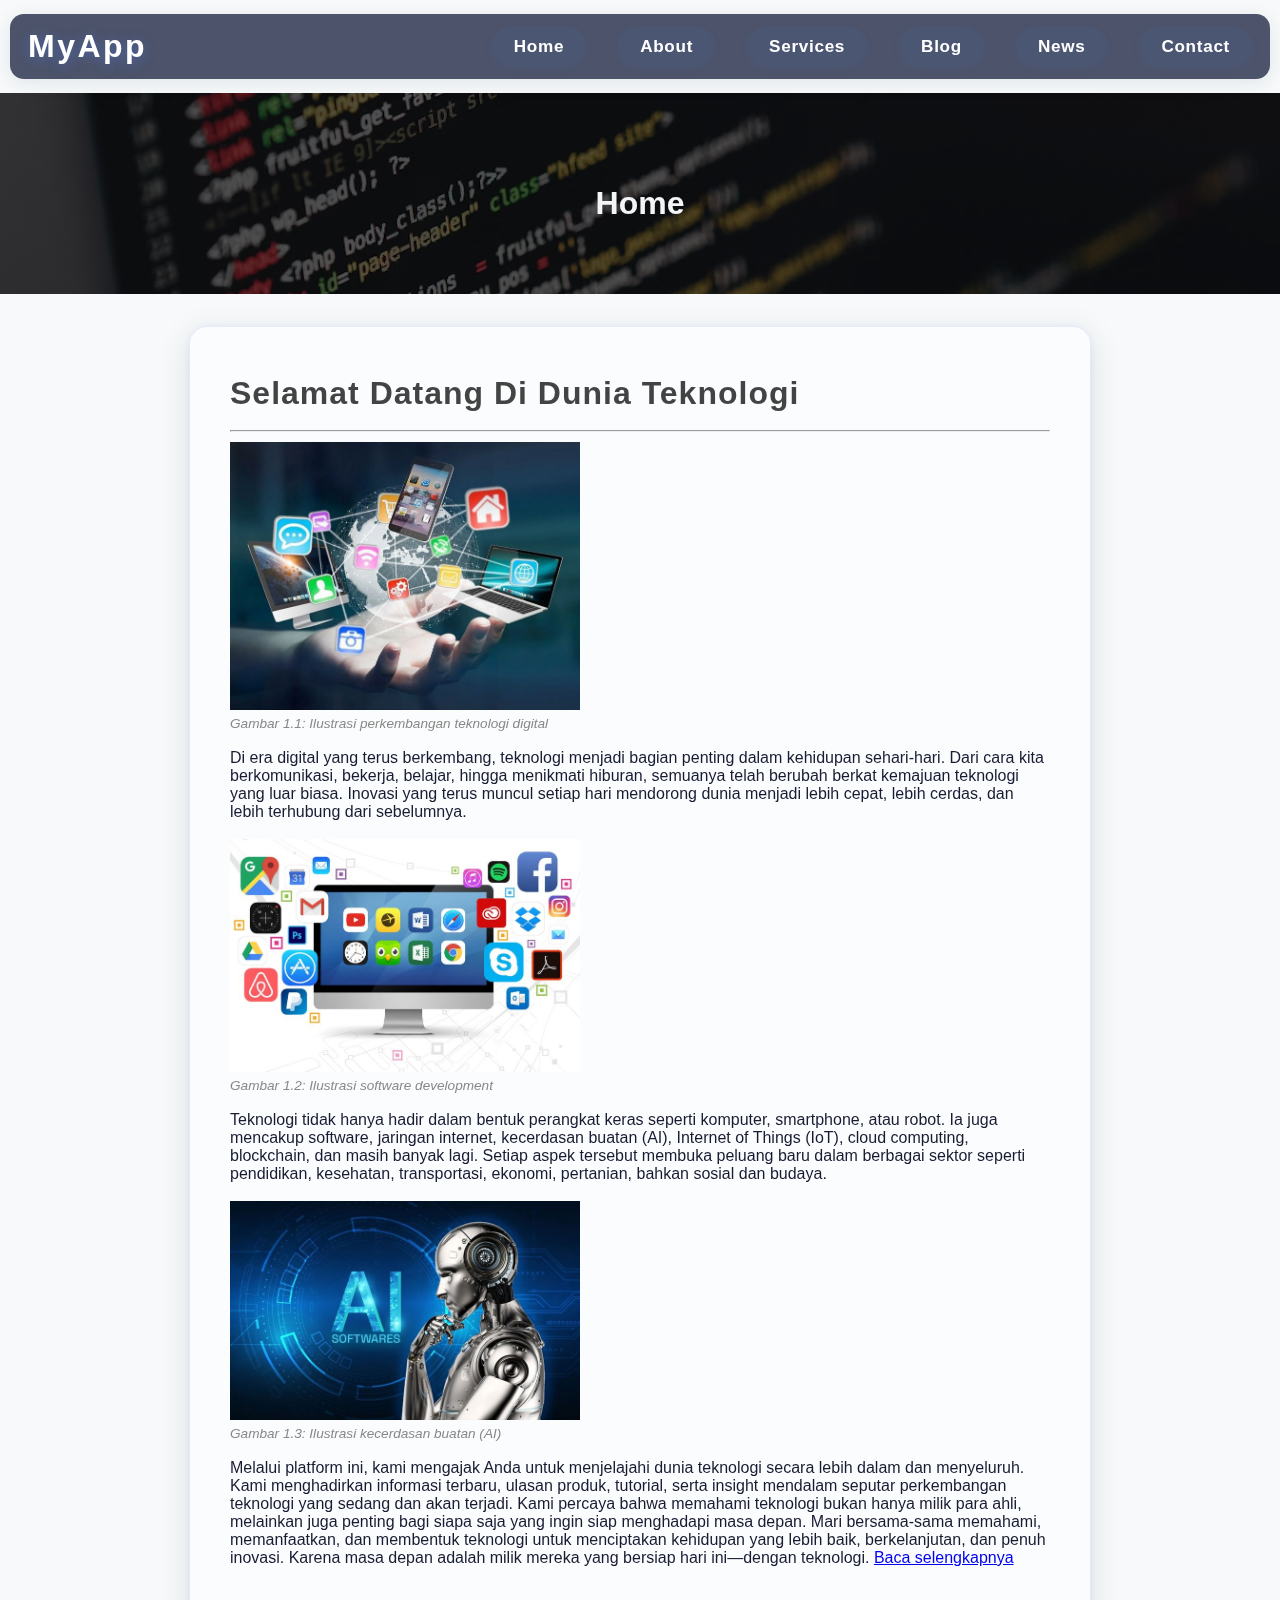
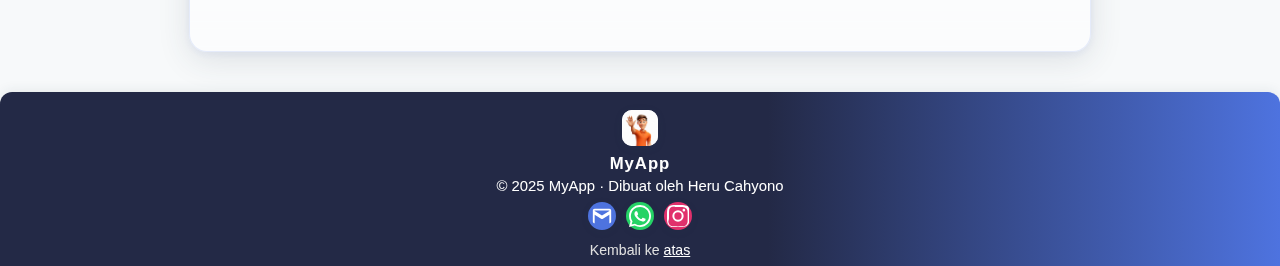
<file: index.html>
<!DOCTYPE html>
<html lang="id">
  <head>
    <meta charset="UTF-8" />
    <title>Home | MyApp</title>
    <link rel="stylesheet" href="style.css" />
  </head>
  <body>
    <!--Navbar-->
    <nav class="navbar">
      <a href="index.html" class="logo">MyApp</a>
      <button
        class="menu-toggle"
        aria-label="Menu"
        onclick="document.querySelector('.navbar ul').classList.toggle('show')"
      >
        <span></span>
        <span></span>
        <span></span>
      </button>
      <ul>
        <li><a href="index.html">Home</a></li>
        <li><a href="about.html">About</a></li>
        <li><a href="services.html">Services</a></li>
        <li><a href="blog.html">Blog</a></li>
        <li><a href="news.html">News</a></li>
        <li><a href="contact.html">Contact</a></li>
      </ul>
    </nav>
    <!--Hero Section-->
    <header class="hero">
      <h1>Home</h1>
    </header>
    <!--Section-->
    <section id="home">
      <article>
        <h2>Selamat Datang Di Dunia Teknologi</h2>
        <hr />
        <img
          id="gambar1.1"
          src="img/berita.png"
          alt="Teknologi"
          class="hero-image"
          style="width: 100%; height: auto; max-width: 350px; margin: 2px auto"
        />
        <div
          style="
            text-align: left;
            font-size: 0.85em;
            color: #888;
            margin-bottom: 18px;
          "
        >
          <i>Gambar 1.1: Ilustrasi perkembangan teknologi digital</i>
        </div>
        <p>
          Di era digital yang terus berkembang, teknologi menjadi bagian penting
          dalam kehidupan sehari-hari. Dari cara kita berkomunikasi, bekerja,
          belajar, hingga menikmati hiburan, semuanya telah berubah berkat
          kemajuan teknologi yang luar biasa. Inovasi yang terus muncul setiap
          hari mendorong dunia menjadi lebih cepat, lebih cerdas, dan lebih
          terhubung dari sebelumnya.
        </p>
        <img
          id="gambar1.2"
          src="img/software.jpg"
          alt="Teknologi"
          class="hero-image"
          style="width: 100%; height: auto; max-width: 350px; margin: 2px auto"
        />
        <div
          style="
            text-align: left;
            font-size: 0.85em;
            color: #888;
            margin-bottom: 18px;
          "
        >
          <i>Gambar 1.2: Ilustrasi software development</i>
        </div>
        <p>
          Teknologi tidak hanya hadir dalam bentuk perangkat keras seperti
          komputer, smartphone, atau robot. Ia juga mencakup software, jaringan
          internet, kecerdasan buatan (AI), Internet of Things (IoT), cloud
          computing, blockchain, dan masih banyak lagi. Setiap aspek tersebut
          membuka peluang baru dalam berbagai sektor seperti pendidikan,
          kesehatan, transportasi, ekonomi, pertanian, bahkan sosial dan budaya.
        </p>
        <img
          id="gambar1.3"
          src="berita.id/img/ai.jpg"
          alt="Teknologi"
          class="hero-image"
          style="width: 100%; height: auto; max-width: 350px; margin: 2px auto"
        />
        <div
          style="
            text-align: left;
            font-size: 0.85em;
            color: #888;
            margin-bottom: 18px;
          "
        >
          <i>Gambar 1.3: Ilustrasi kecerdasan buatan (AI)</i>
        </div>
        <p>
          Melalui platform ini, kami mengajak Anda untuk menjelajahi dunia
          teknologi secara lebih dalam dan menyeluruh. Kami menghadirkan
          informasi terbaru, ulasan produk, tutorial, serta insight mendalam
          seputar perkembangan teknologi yang sedang dan akan terjadi. Kami
          percaya bahwa memahami teknologi bukan hanya milik para ahli,
          melainkan juga penting bagi siapa saja yang ingin siap menghadapi masa
          depan. Mari bersama-sama memahami, memanfaatkan, dan membentuk
          teknologi untuk menciptakan kehidupan yang lebih baik, berkelanjutan,
          dan penuh inovasi. Karena masa depan adalah milik mereka yang bersiap
          hari ini—dengan teknologi.
          <a
            href="https://www.rri.co.id/iptek/714366/perkembangan-dunia-teknologi-tren-dan-inovasi-terbaru-2024"
            >Baca selengkapnya</a
          >
        </p>
      </article>
    </section>
    <!--Footer-->
    <footer class="footer">
      <div class="footer-content">
        <img src="img/profil.png" alt="Logo MyApp" class="footer-logo" />
        <div class="footer-title">MyApp</div>
        <div class="footer-copyright">
          &copy; 2025 MyApp &middot; Dibuat oleh
          <span class="footer-author">Heru Cahyono</span>
        </div>
        <div class="footer-social">
          <a
            href="https://mail.google.com/mail/?view=cm&fs=1&to=mochherucahyono2@gmail.com"
            target="_blank"
            title="Email"
            class="footer-icon email"
          >
            <svg width="22" height="22" fill="currentColor" viewBox="0 0 24 24">
              <path
                d="M20 4H4C2.897 4 2 4.897 2 6v12c0 1.103.897 2 2 2h16c1.103 0 2-.897 2-2V6c0-1.103-.897-2-2-2zm0 2v.511l-8 5.01-8-5.01V6h16zM4 20v-9.489l7.445 4.653a1 1 0 0 0 1.11 0L20 10.511V20H4z"
              ></path>
            </svg>
          </a>
          <a
            href="https://wa.me/6283833537310"
            target="_blank"
            title="WhatsApp"
            class="footer-icon whatsapp"
          >
            <svg width="22" height="22" fill="currentColor" viewBox="0 0 24 24">
              <path
                d="M20.52 3.48A11.87 11.87 0 0 0 12 0C5.37 0 0 5.37 0 12a11.93 11.93 0 0 0 1.64 6.06L0 24l6.18-1.62A11.93 11.93 0 0 0 12 24c6.63 0 12-5.37 12-12 0-3.19-1.24-6.19-3.48-8.52zM12 22a9.93 9.93 0 0 1-5.09-1.39l-.36-.21-3.67.96.98-3.58-.23-.37A9.93 9.93 0 1 1 12 22zm5.47-7.14c-.3-.15-1.77-.87-2.04-.97-.27-.1-.47-.15-.67.15-.2.3-.77.97-.94 1.17-.17.2-.35.22-.65.07-.3-.15-1.27-.47-2.42-1.5-.9-.8-1.5-1.77-1.67-2.07-.17-.3-.02-.46.13-.61.13-.13.3-.35.45-.52.15-.17.2-.3.3-.5.1-.2.05-.37-.02-.52-.07-.15-.67-1.62-.92-2.22-.24-.58-.5-.5-.67-.5-.17 0-.37-.02-.57-.02-.2 0-.52.07-.8.37-.27.3-1.05 1.02-1.05 2.5 0 1.47 1.07 2.9 1.22 3.1.15.2 2.1 3.2 5.1 4.37.71.31 1.26.5 1.7.64.71.23 1.36.2 1.87.12.57-.08 1.77-.72 2.02-1.42.25-.7.25-1.3.17-1.42-.08-.12-.27-.2-.57-.35z"
              ></path>
            </svg>
          </a>
          <a
            href="https://instagram.com/"
            target="_blank"
            title="Instagram"
            class="footer-icon instagram"
          >
            <svg width="22" height="22" fill="currentColor" viewBox="0 0 24 24">
              <path
                d="M12 2.2c3.2 0 3.584.012 4.85.07 1.17.056 1.97.24 2.43.41a4.92 4.92 0 0 1 1.77 1.03 4.92 4.92 0 0 1 1.03 1.77c.17.46.354 1.26.41 2.43.058 1.266.07 1.65.07 4.85s-.012 3.584-.07 4.85c-.056 1.17-.24 1.97-.41 2.43a4.92 4.92 0 0 1-1.03 1.77 4.92 4.92 0 0 1-1.77 1.03c-.46.17-1.26.354-2.43.41-1.266.058-1.65.07-4.85.07s-3.584-.012-4.85-.07c-1.17-.056-1.97-.24-2.43-.41a4.92 4.92 0 0 1-1.77-1.03 4.92 4.92 0 0 1-1.03-1.77c-.17-.46-.354-1.26-.41-2.43C2.212 15.584 2.2 15.2 2.2 12s.012-3.584.07-4.85c.056-1.17.24-1.97.41-2.43a4.92 4.92 0 0 1 1.03-1.77 4.92 4.92 0 0 1 1.77-1.03c.46-.17 1.26-.354 2.43-.41C8.416 2.212 8.8 2.2 12 2.2zm0-2.2C8.736 0 8.332.012 7.052.07c-1.276.058-2.15.24-2.91.51a6.92 6.92 0 0 0-2.51 1.64A6.92 6.92 0 0 0 .58 4.142c-.27.76-.452 1.634-.51 2.91C.012 8.332 0 8.736 0 12c0 3.264.012 3.668.07 4.948.058 1.276.24 2.15.51 2.91a6.92 6.92 0 0 0 1.64 2.51 6.92 6.92 0 0 0 2.51 1.64c.76.27 1.634.452 2.91.51C8.332 23.988 8.736 24 12 24s3.668-.012 4.948-.07c1.276-.058 2.15-.24 2.91-.51a6.92 6.92 0 0 0 2.51-1.64 6.92 6.92 0 0 0 1.64-2.51c.27-.76.452-1.634.51-2.91.058-1.28.07-1.684.07-4.948s-.012-3.668-.07-4.948c-.058-1.276-.24-2.15-.51-2.91a6.92 6.92 0 0 0-1.64-2.51A6.92 6.92 0 0 0 19.858.58c-.76-.27-1.634-.452-2.91-.51C15.668.012 15.264 0 12 0zm0 5.838A6.162 6.162 0 1 0 18.162 12 6.162 6.162 0 0 0 12 5.838zm0 10.162A4 4 0 1 1 16 12a4 4 0 0 1-4 4zm6.406-11.845a1.44 1.44 0 1 0 1.44 1.44 1.44 1.44 0 0 0-1.44-1.44z"
              ></path>
            </svg>
          </a>
        </div>
        <div class="footer-back">Kembali ke <a href="index.html">atas</a></div>
      </div>
    </footer>
  </body>
</html>
</file>
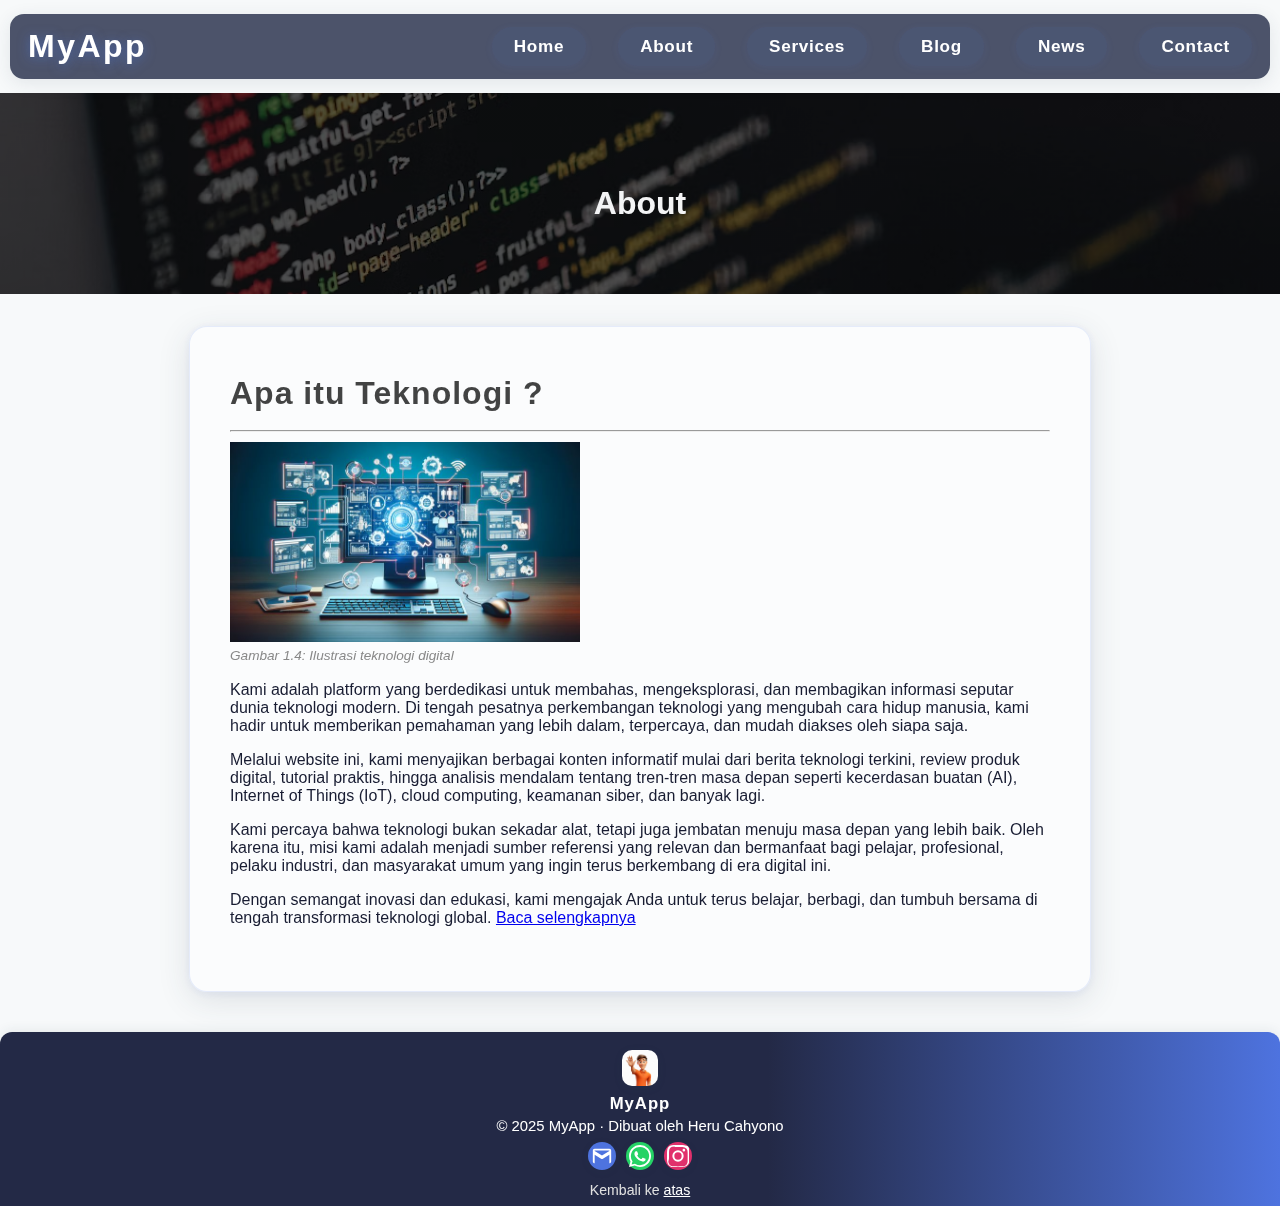
<file: about.html>
<!DOCTYPE html>
<html lang="id">
  <head>
    <meta charset="UTF-8" />
    <title>About | MyApp</title>
    <link rel="stylesheet" href="style.css" />
  </head>
  <body>
    <!--Navbar-->
    <nav class="navbar">
      <a href="index.html" class="logo">MyApp</a>
      <button
        class="menu-toggle"
        aria-label="Menu"
        onclick="document.querySelector('.navbar ul').classList.toggle('show')"
      >
        <span></span>
        <span></span>
        <span></span>
      </button>
      <ul>
        <li><a href="index.html">Home</a></li>
        <li><a href="about.html">About</a></li>
        <li><a href="services.html">Services</a></li>
        <li><a href="blog.html">Blog</a></li>
        <li><a href="news.html">News</a></li>
        <li><a href="contact.html">Contact</a></li>
      </ul>
    </nav>
    <!--Hero Section-->
    <header class="hero">
      <h1>About</h1>
    </header>
    <!--Section-->
    <section id="about">
      <h2>Apa itu Teknologi ?</h2>
      <hr />
      <img
        id="gambar1.4"
        src="img/about.png"
        alt="Teknologi"
        class="hero-image"
        style="width: 100%; height: auto; max-width: 350px; margin: 2px auto"
      />
      <div
        style="
          text-align: left;
          font-size: 0.85em;
          color: #888;
          margin-bottom: 18px;
        "
      >
        <i>Gambar 1.4: Ilustrasi teknologi digital</i>
      </div>
      <p>
        Kami adalah platform yang berdedikasi untuk membahas, mengeksplorasi,
        dan membagikan informasi seputar dunia teknologi modern. Di tengah
        pesatnya perkembangan teknologi yang mengubah cara hidup manusia, kami
        hadir untuk memberikan pemahaman yang lebih dalam, terpercaya, dan mudah
        diakses oleh siapa saja.
      </p>
      <p>
        Melalui website ini, kami menyajikan berbagai konten informatif mulai
        dari berita teknologi terkini, review produk digital, tutorial praktis,
        hingga analisis mendalam tentang tren-tren masa depan seperti kecerdasan
        buatan (AI), Internet of Things (IoT), cloud computing, keamanan siber,
        dan banyak lagi.
      </p>
      <p>
        Kami percaya bahwa teknologi bukan sekadar alat, tetapi juga jembatan
        menuju masa depan yang lebih baik. Oleh karena itu, misi kami adalah
        menjadi sumber referensi yang relevan dan bermanfaat bagi pelajar,
        profesional, pelaku industri, dan masyarakat umum yang ingin terus
        berkembang di era digital ini.
      </p>
      <p>
        Dengan semangat inovasi dan edukasi, kami mengajak Anda untuk terus
        belajar, berbagi, dan tumbuh bersama di tengah transformasi teknologi
        global.
        <a href="https://www.cermati.com/artikel/teknologi-digital">
          Baca selengkapnya
        </a>
      </p>
    </section>
    <!--Footer-->
    <footer class="footer">
      <div class="footer-content">
        <img src="img/profil.png" alt="Logo MyApp" class="footer-logo" />
        <div class="footer-title">MyApp</div>
        <div class="footer-copyright">
          &copy; 2025 MyApp &middot; Dibuat oleh
          <span class="footer-author">Heru Cahyono</span>
        </div>
        <div class="footer-social">
          <a
            href="https://mail.google.com/mail/?view=cm&fs=1&to=mochherucahyono2@gmail.com"
            target="_blank"
            title="Email"
            class="footer-icon email"
          >
            <svg width="22" height="22" fill="currentColor" viewBox="0 0 24 24">
              <path
                d="M20 4H4C2.897 4 2 4.897 2 6v12c0 1.103.897 2 2 2h16c1.103 0 2-.897 2-2V6c0-1.103-.897-2-2-2zm0 2v.511l-8 5.01-8-5.01V6h16zM4 20v-9.489l7.445 4.653a1 1 0 0 0 1.11 0L20 10.511V20H4z"
              ></path>
            </svg>
          </a>
          <a
            href="https://wa.me/6283833537310"
            target="_blank"
            title="WhatsApp"
            class="footer-icon whatsapp"
          >
            <svg width="22" height="22" fill="currentColor" viewBox="0 0 24 24">
              <path
                d="M20.52 3.48A11.87 11.87 0 0 0 12 0C5.37 0 0 5.37 0 12a11.93 11.93 0 0 0 1.64 6.06L0 24l6.18-1.62A11.93 11.93 0 0 0 12 24c6.63 0 12-5.37 12-12 0-3.19-1.24-6.19-3.48-8.52zM12 22a9.93 9.93 0 0 1-5.09-1.39l-.36-.21-3.67.96.98-3.58-.23-.37A9.93 9.93 0 1 1 12 22zm5.47-7.14c-.3-.15-1.77-.87-2.04-.97-.27-.1-.47-.15-.67.15-.2.3-.77.97-.94 1.17-.17.2-.35.22-.65.07-.3-.15-1.27-.47-2.42-1.5-.9-.8-1.5-1.77-1.67-2.07-.17-.3-.02-.46.13-.61.13-.13.3-.35.45-.52.15-.17.2-.3.3-.5.1-.2.05-.37-.02-.52-.07-.15-.67-1.62-.92-2.22-.24-.58-.5-.5-.67-.5-.17 0-.37-.02-.57-.02-.2 0-.52.07-.8.37-.27.3-1.05 1.02-1.05 2.5 0 1.47 1.07 2.9 1.22 3.1.15.2 2.1 3.2 5.1 4.37.71.31 1.26.5 1.7.64.71.23 1.36.2 1.87.12.57-.08 1.77-.72 2.02-1.42.25-.7.25-1.3.17-1.42-.08-.12-.27-.2-.57-.35z"
              ></path>
            </svg>
          </a>
          <a
            href="https://instagram.com/"
            target="_blank"
            title="Instagram"
            class="footer-icon instagram"
          >
            <svg width="22" height="22" fill="currentColor" viewBox="0 0 24 24">
              <path
                d="M12 2.2c3.2 0 3.584.012 4.85.07 1.17.056 1.97.24 2.43.41a4.92 4.92 0 0 1 1.77 1.03 4.92 4.92 0 0 1 1.03 1.77c.17.46.354 1.26.41 2.43.058 1.266.07 1.65.07 4.85s-.012 3.584-.07 4.85c-.056 1.17-.24 1.97-.41 2.43a4.92 4.92 0 0 1-1.03 1.77 4.92 4.92 0 0 1-1.77 1.03c-.46.17-1.26.354-2.43.41-1.266.058-1.65.07-4.85.07s-3.584-.012-4.85-.07c-1.17-.056-1.97-.24-2.43-.41a4.92 4.92 0 0 1-1.77-1.03 4.92 4.92 0 0 1-1.03-1.77c-.17-.46-.354-1.26-.41-2.43C2.212 15.584 2.2 15.2 2.2 12s.012-3.584.07-4.85c.056-1.17.24-1.97.41-2.43a4.92 4.92 0 0 1 1.03-1.77 4.92 4.92 0 0 1 1.77-1.03c.46-.17 1.26-.354 2.43-.41C8.416 2.212 8.8 2.2 12 2.2zm0-2.2C8.736 0 8.332.012 7.052.07c-1.276.058-2.15.24-2.91.51a6.92 6.92 0 0 0-2.51 1.64A6.92 6.92 0 0 0 .58 4.142c-.27.76-.452 1.634-.51 2.91C.012 8.332 0 8.736 0 12c0 3.264.012 3.668.07 4.948.058 1.276.24 2.15.51 2.91a6.92 6.92 0 0 0 1.64 2.51 6.92 6.92 0 0 0 2.51 1.64c.76.27 1.634.452 2.91.51C8.332 23.988 8.736 24 12 24s3.668-.012 4.948-.07c1.276-.058 2.15-.24 2.91-.51a6.92 6.92 0 0 0 2.51-1.64 6.92 6.92 0 0 0 1.64-2.51c.27-.76.452-1.634.51-2.91.058-1.28.07-1.684.07-4.948s-.012-3.668-.07-4.948c-.058-1.276-.24-2.15-.51-2.91a6.92 6.92 0 0 0-1.64-2.51A6.92 6.92 0 0 0 19.858.58c-.76-.27-1.634-.452-2.91-.51C15.668.012 15.264 0 12 0zm0 5.838A6.162 6.162 0 1 0 18.162 12 6.162 6.162 0 0 0 12 5.838zm0 10.162A4 4 0 1 1 16 12a4 4 0 0 1-4 4zm6.406-11.845a1.44 1.44 0 1 0 1.44 1.44 1.44 1.44 0 0 0-1.44-1.44z"
              ></path>
            </svg>
          </a>
        </div>
        <div class="footer-back">Kembali ke <a href="about.html">atas</a></div>
      </div>
    </footer>
  </body>
</html>
</file>
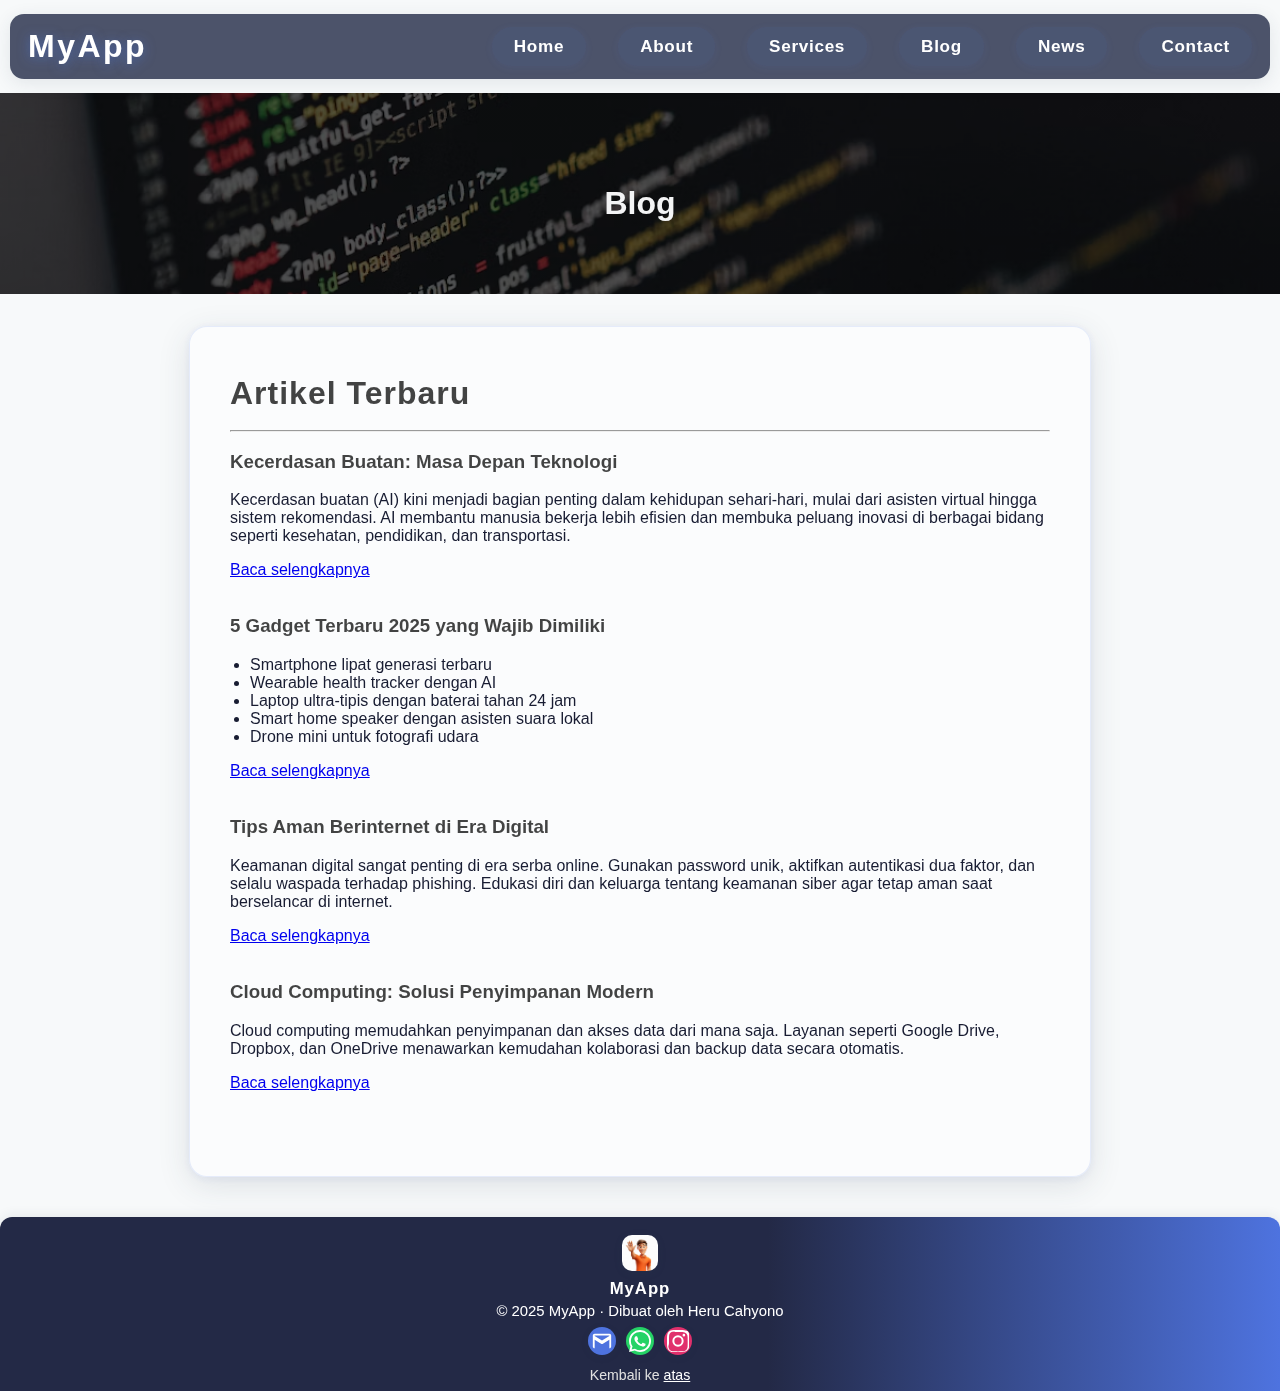
<file: blog.html>
<!DOCTYPE html>
<html lang="id">
  <head>
    <meta charset="UTF-8" />
    <title>Blog | MyApp</title>
    <link rel="stylesheet" href="style.css" />
  </head>
  <body>
    <nav class="navbar">
      <a href="index.html" class="logo">MyApp</a>
      <button
        class="menu-toggle"
        aria-label="Menu"
        onclick="document.querySelector('.navbar ul').classList.toggle('show')"
      >
        <span></span>
        <span></span>
        <span></span>
      </button>
      <ul>
        <li><a href="index.html">Home</a></li>
        <li><a href="about.html">About</a></li>
        <li><a href="services.html">Services</a></li>
        <li><a href="blog.html">Blog</a></li>
        <li><a href="news.html">News</a></li>
        <li><a href="contact.html">Contact</a></li>
      </ul>
    </nav>
    <header class="hero">
      <h1>Blog</h1>
    </header>
    <section>
      <h2>Artikel Terbaru</h2>
      <hr />
      <article>
        <h3>Kecerdasan Buatan: Masa Depan Teknologi</h3>
        <p>
          Kecerdasan buatan (AI) kini menjadi bagian penting dalam kehidupan
          sehari-hari, mulai dari asisten virtual hingga sistem rekomendasi. AI
          membantu manusia bekerja lebih efisien dan membuka peluang inovasi di
          berbagai bidang seperti kesehatan, pendidikan, dan transportasi.
        </p>
        <a href="https://aici-umg.com/article/masa-depan-ai/"
          >Baca selengkapnya</a
        >
      </article>
      <article>
        <h3>5 Gadget Terbaru 2025 yang Wajib Dimiliki</h3>
        <ul>
          <li>Smartphone lipat generasi terbaru</li>
          <li>Wearable health tracker dengan AI</li>
          <li>Laptop ultra-tipis dengan baterai tahan 24 jam</li>
          <li>Smart home speaker dengan asisten suara lokal</li>
          <li>Drone mini untuk fotografi udara</li>
        </ul>
        <a
          href="https://www.kundurnews.co.id/5-gadget-paling-inovatif-yang-harus-dimiliki-di-tahun-2025-teknologi-yang-mengubah-cara-hidup/"
          >Baca selengkapnya</a
        >
      </article>
      <article>
        <h3>Tips Aman Berinternet di Era Digital</h3>
        <p>
          Keamanan digital sangat penting di era serba online. Gunakan password
          unik, aktifkan autentikasi dua faktor, dan selalu waspada terhadap
          phishing. Edukasi diri dan keluarga tentang keamanan siber agar tetap
          aman saat berselancar di internet.
        </p>
        <a
          href="https://tekno.kompas.com/read/2024/11/15/17050007/7-tips-aman-berinternet-di-era-digital?page=all"
          >Baca selengkapnya</a
        >
      </article>
      <article>
        <h3>Cloud Computing: Solusi Penyimpanan Modern</h3>
        <p>
          Cloud computing memudahkan penyimpanan dan akses data dari mana saja.
          Layanan seperti Google Drive, Dropbox, dan OneDrive menawarkan
          kemudahan kolaborasi dan backup data secara otomatis.
        </p>
        <a
          href="https://bis-sby.telkomuniversity.ac.id/solusi-penyimpanan-dan-pengelolaan-data-dengan-cloud-computing/"
          >Baca selengkapnya</a
        >
      </article>
    </section>
    <footer class="footer">
      <div class="footer-content">
        <img src="img/profil.png" alt="Logo MyApp" class="footer-logo" />
        <div class="footer-title">MyApp</div>
        <div class="footer-copyright">
          &copy; 2025 MyApp &middot; Dibuat oleh
          <span class="footer-author">Heru Cahyono</span>
        </div>
        <div class="footer-social">
          <a
            href="https://mail.google.com/mail/?view=cm&fs=1&to=mochherucahyono2@gmail.com"
            target="_blank"
            title="Email"
            class="footer-icon email"
          >
            <svg width="22" height="22" fill="currentColor" viewBox="0 0 24 24">
              <path
                d="M20 4H4C2.897 4 2 4.897 2 6v12c0 1.103.897 2 2 2h16c1.103 0 2-.897 2-2V6c0-1.103-.897-2-2-2zm0 2v.511l-8 5.01-8-5.01V6h16zM4 20v-9.489l7.445 4.653a1 1 0 0 0 1.11 0L20 10.511V20H4z"
              ></path>
            </svg>
          </a>
          <a
            href="https://wa.me/6283833537310"
            target="_blank"
            title="WhatsApp"
            class="footer-icon whatsapp"
          >
            <svg width="22" height="22" fill="currentColor" viewBox="0 0 24 24">
              <path
                d="M20.52 3.48A11.87 11.87 0 0 0 12 0C5.37 0 0 5.37 0 12a11.93 11.93 0 0 0 1.64 6.06L0 24l6.18-1.62A11.93 11.93 0 0 0 12 24c6.63 0 12-5.37 12-12 0-3.19-1.24-6.19-3.48-8.52zM12 22a9.93 9.93 0 0 1-5.09-1.39l-.36-.21-3.67.96.98-3.58-.23-.37A9.93 9.93 0 1 1 12 22zm5.47-7.14c-.3-.15-1.77-.87-2.04-.97-.27-.1-.47-.15-.67.15-.2.3-.77.97-.94 1.17-.17.2-.35.22-.65.07-.3-.15-1.27-.47-2.42-1.5-.9-.8-1.5-1.77-1.67-2.07-.17-.3-.02-.46.13-.61.13-.13.3-.35.45-.52.15-.17.2-.3.3-.5.1-.2.05-.37-.02-.52-.07-.15-.67-1.62-.92-2.22-.24-.58-.5-.5-.67-.5-.17 0-.37-.02-.57-.02-.2 0-.52.07-.8.37-.27.3-1.05 1.02-1.05 2.5 0 1.47 1.07 2.9 1.22 3.1.15.2 2.1 3.2 5.1 4.37.71.31 1.26.5 1.7.64.71.23 1.36.2 1.87.12.57-.08 1.77-.72 2.02-1.42.25-.7.25-1.3.17-1.42-.08-.12-.27-.2-.57-.35z"
              ></path>
            </svg>
          </a>
          <a
            href="https://instagram.com/"
            target="_blank"
            title="Instagram"
            class="footer-icon instagram"
          >
            <svg width="22" height="22" fill="currentColor" viewBox="0 0 24 24">
              <path
                d="M12 2.2c3.2 0 3.584.012 4.85.07 1.17.056 1.97.24 2.43.41a4.92 4.92 0 0 1 1.77 1.03 4.92 4.92 0 0 1 1.03 1.77c.17.46.354 1.26.41 2.43.058 1.266.07 1.65.07 4.85s-.012 3.584-.07 4.85c-.056 1.17-.24 1.97-.41 2.43a4.92 4.92 0 0 1-1.03 1.77 4.92 4.92 0 0 1-1.77 1.03c-.46.17-1.26.354-2.43.41-1.266.058-1.65.07-4.85.07s-3.584-.012-4.85-.07c-1.17-.056-1.97-.24-2.43-.41a4.92 4.92 0 0 1-1.77-1.03 4.92 4.92 0 0 1-1.03-1.77c-.17-.46-.354-1.26-.41-2.43C2.212 15.584 2.2 15.2 2.2 12s.012-3.584.07-4.85c.056-1.17.24-1.97.41-2.43a4.92 4.92 0 0 1 1.03-1.77 4.92 4.92 0 0 1 1.77-1.03c.46-.17 1.26-.354 2.43-.41C8.416 2.212 8.8 2.2 12 2.2zm0-2.2C8.736 0 8.332.012 7.052.07c-1.276.058-2.15.24-2.91.51a6.92 6.92 0 0 0-2.51 1.64A6.92 6.92 0 0 0 .58 4.142c-.27.76-.452 1.634-.51 2.91C.012 8.332 0 8.736 0 12c0 3.264.012 3.668.07 4.948.058 1.276.24 2.15.51 2.91a6.92 6.92 0 0 0 1.64 2.51 6.92 6.92 0 0 0 2.51 1.64c.76.27 1.634.452 2.91.51C8.332 23.988 8.736 24 12 24s3.668-.012 4.948-.07c1.276-.058 2.15-.24 2.91-.51a6.92 6.92 0 0 0 2.51-1.64 6.92 6.92 0 0 0 1.64-2.51c.27-.76.452-1.634.51-2.91.058-1.28.07-1.684.07-4.948s-.012-3.668-.07-4.948c-.058-1.276-.24-2.15-.51-2.91a6.92 6.92 0 0 0-1.64-2.51A6.92 6.92 0 0 0 19.858.58c-.76-.27-1.634-.452-2.91-.51C15.668.012 15.264 0 12 0zm0 5.838A6.162 6.162 0 1 0 18.162 12 6.162 6.162 0 0 0 12 5.838zm0 10.162A4 4 0 1 1 16 12a4 4 0 0 1-4 4zm6.406-11.845a1.44 1.44 0 1 0 1.44 1.44 1.44 1.44 0 0 0-1.44-1.44z"
              ></path>
            </svg>
          </a>
        </div>
        <div class="footer-back">Kembali ke <a href="blog.html">atas</a></div>
      </div>
    </footer>
  </body>
</html>
</file>
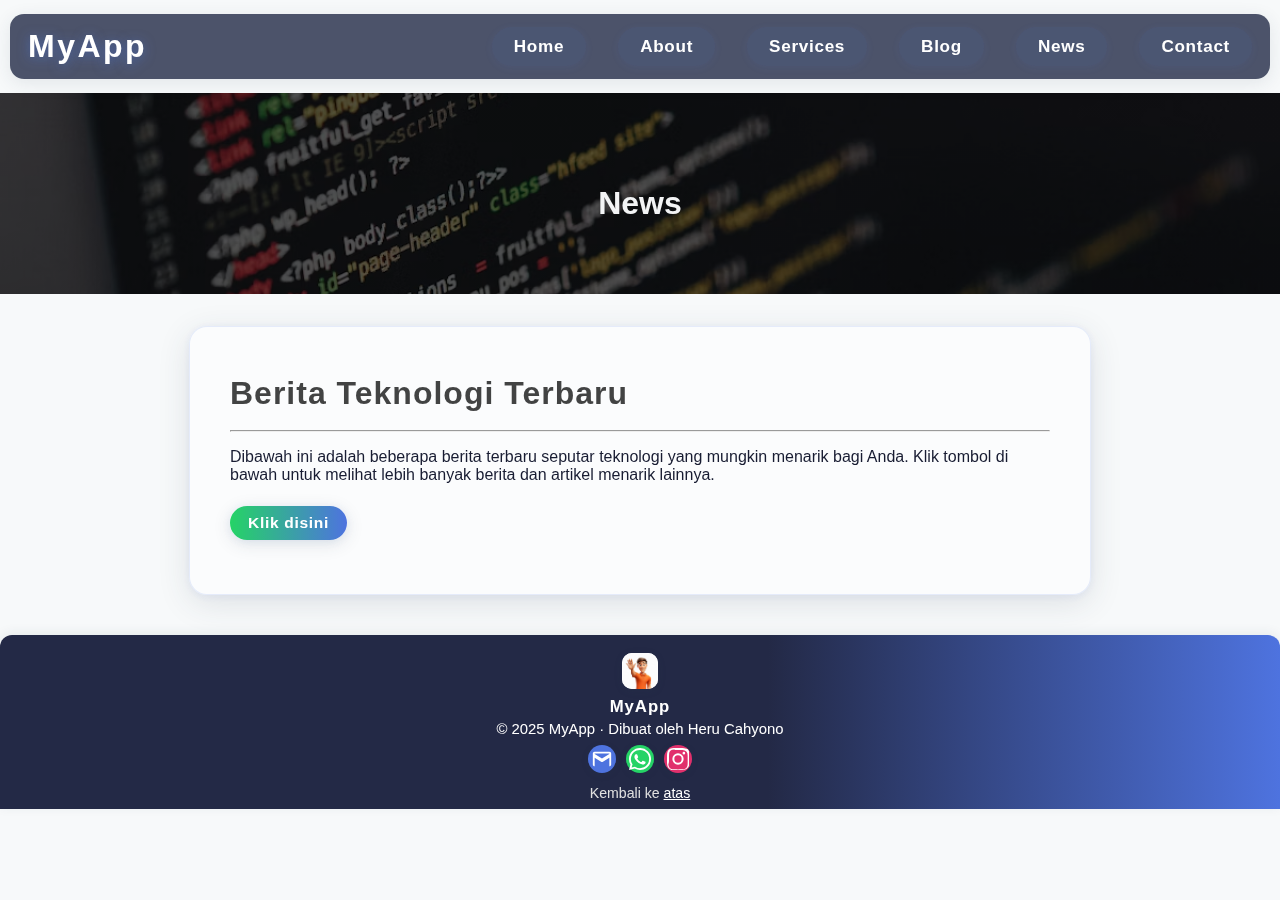
<file: news.html>
<!DOCTYPE html>
<html lang="id">
  <head>
    <meta charset="UTF-8" />
    <title>News | MyApp</title>
    <link rel="stylesheet" href="style.css" />
  </head>
  <body>
    <nav class="navbar">
      <a href="index.html" class="logo">MyApp</a>
      <button
        class="menu-toggle"
        aria-label="Menu"
        onclick="document.querySelector('.navbar ul').classList.toggle('show')"
      >
        <span></span>
        <span></span>
        <span></span>
      </button>
      <ul>
        <li><a href="index.html">Home</a></li>
        <li><a href="about.html">About</a></li>
        <li><a href="services.html">Services</a></li>
        <li><a href="blog.html">Blog</a></li>
        <li><a href="news.html">News</a></li>
        <li><a href="contact.html">Contact</a></li>
      </ul>
    </nav>
    <header class="hero">
      <h1>News</h1>
    </header>
    <section id="news">
      <h2>Berita Teknologi Terbaru</h2>
      <hr />
      <div>
        <p>
          Dibawah ini adalah beberapa berita terbaru seputar teknologi yang
          mungkin menarik bagi Anda. Klik tombol di bawah untuk melihat lebih
          banyak berita dan artikel menarik lainnya.
        </p>
        <a href="berita.id/berita.html"
          ><button class="btn btn-primary">Klik disini</button></a
        >
      </div>
    </section>
    <footer class="footer">
      <div class="footer-content">
        <img src="img/profil.png" alt="Logo MyApp" class="footer-logo" />
        <div class="footer-title">MyApp</div>
        <div class="footer-copyright">
          &copy; 2025 MyApp &middot; Dibuat oleh
          <span class="footer-author">Heru Cahyono</span>
        </div>
        <div class="footer-social">
          <a
            href="https://mail.google.com/mail/?view=cm&fs=1&to=mochherucahyono2@gmail.com"
            target="_blank"
            title="Email"
            class="footer-icon email"
          >
            <svg width="22" height="22" fill="currentColor" viewBox="0 0 24 24">
              <path
                d="M20 4H4C2.897 4 2 4.897 2 6v12c0 1.103.897 2 2 2h16c1.103 0 2-.897 2-2V6c0-1.103-.897-2-2-2zm0 2v.511l-8 5.01-8-5.01V6h16zM4 20v-9.489l7.445 4.653a1 1 0 0 0 1.11 0L20 10.511V20H4z"
              ></path>
            </svg>
          </a>
          <a
            href="https://wa.me/6283833537310"
            target="_blank"
            title="WhatsApp"
            class="footer-icon whatsapp"
          >
            <svg width="22" height="22" fill="currentColor" viewBox="0 0 24 24">
              <path
                d="M20.52 3.48A11.87 11.87 0 0 0 12 0C5.37 0 0 5.37 0 12a11.93 11.93 0 0 0 1.64 6.06L0 24l6.18-1.62A11.93 11.93 0 0 0 12 24c6.63 0 12-5.37 12-12 0-3.19-1.24-6.19-3.48-8.52zM12 22a9.93 9.93 0 0 1-5.09-1.39l-.36-.21-3.67.96.98-3.58-.23-.37A9.93 9.93 0 1 1 12 22zm5.47-7.14c-.3-.15-1.77-.87-2.04-.97-.27-.1-.47-.15-.67.15-.2.3-.77.97-.94 1.17-.17.2-.35.22-.65.07-.3-.15-1.27-.47-2.42-1.5-.9-.8-1.5-1.77-1.67-2.07-.17-.3-.02-.46.13-.61.13-.13.3-.35.45-.52.15-.17.2-.3.3-.5.1-.2.05-.37-.02-.52-.07-.15-.67-1.62-.92-2.22-.24-.58-.5-.5-.67-.5-.17 0-.37-.02-.57-.02-.2 0-.52.07-.8.37-.27.3-1.05 1.02-1.05 2.5 0 1.47 1.07 2.9 1.22 3.1.15.2 2.1 3.2 5.1 4.37.71.31 1.26.5 1.7.64.71.23 1.36.2 1.87.12.57-.08 1.77-.72 2.02-1.42.25-.7.25-1.3.17-1.42-.08-.12-.27-.2-.57-.35z"
              ></path>
            </svg>
          </a>
          <a
            href="https://instagram.com/"
            target="_blank"
            title="Instagram"
            class="footer-icon instagram"
          >
            <svg width="22" height="22" fill="currentColor" viewBox="0 0 24 24">
              <path
                d="M12 2.2c3.2 0 3.584.012 4.85.07 1.17.056 1.97.24 2.43.41a4.92 4.92 0 0 1 1.77 1.03 4.92 4.92 0 0 1 1.03 1.77c.17.46.354 1.26.41 2.43.058 1.266.07 1.65.07 4.85s-.012 3.584-.07 4.85c-.056 1.17-.24 1.97-.41 2.43a4.92 4.92 0 0 1-1.03 1.77 4.92 4.92 0 0 1-1.77 1.03c-.46.17-1.26.354-2.43.41-1.266.058-1.65.07-4.85.07s-3.584-.012-4.85-.07c-1.17-.056-1.97-.24-2.43-.41a4.92 4.92 0 0 1-1.77-1.03 4.92 4.92 0 0 1-1.03-1.77c-.17-.46-.354-1.26-.41-2.43C2.212 15.584 2.2 15.2 2.2 12s.012-3.584.07-4.85c.056-1.17.24-1.97.41-2.43a4.92 4.92 0 0 1 1.03-1.77 4.92 4.92 0 0 1 1.77-1.03c.46-.17 1.26-.354 2.43-.41C8.416 2.212 8.8 2.2 12 2.2zm0-2.2C8.736 0 8.332.012 7.052.07c-1.276.058-2.15.24-2.91.51a6.92 6.92 0 0 0-2.51 1.64A6.92 6.92 0 0 0 .58 4.142c-.27.76-.452 1.634-.51 2.91C.012 8.332 0 8.736 0 12c0 3.264.012 3.668.07 4.948.058 1.276.24 2.15.51 2.91a6.92 6.92 0 0 0 1.64 2.51 6.92 6.92 0 0 0 2.51 1.64c.76.27 1.634.452 2.91.51C8.332 23.988 8.736 24 12 24s3.668-.012 4.948-.07c1.276-.058 2.15-.24 2.91-.51a6.92 6.92 0 0 0 2.51-1.64 6.92 6.92 0 0 0 1.64-2.51c.27-.76.452-1.634.51-2.91.058-1.28.07-1.684.07-4.948s-.012-3.668-.07-4.948c-.058-1.276-.24-2.15-.51-2.91a6.92 6.92 0 0 0-1.64-2.51A6.92 6.92 0 0 0 19.858.58c-.76-.27-1.634-.452-2.91-.51C15.668.012 15.264 0 12 0zm0 5.838A6.162 6.162 0 1 0 18.162 12 6.162 6.162 0 0 0 12 5.838zm0 10.162A4 4 0 1 1 16 12a4 4 0 0 1-4 4zm6.406-11.845a1.44 1.44 0 1 0 1.44 1.44 1.44 1.44 0 0 0-1.44-1.44z"
              ></path>
            </svg>
          </a>
        </div>
        <div class="footer-back">Kembali ke <a href="news.html">atas</a></div>
      </div>
    </footer>
  </body>
</html>
</file>
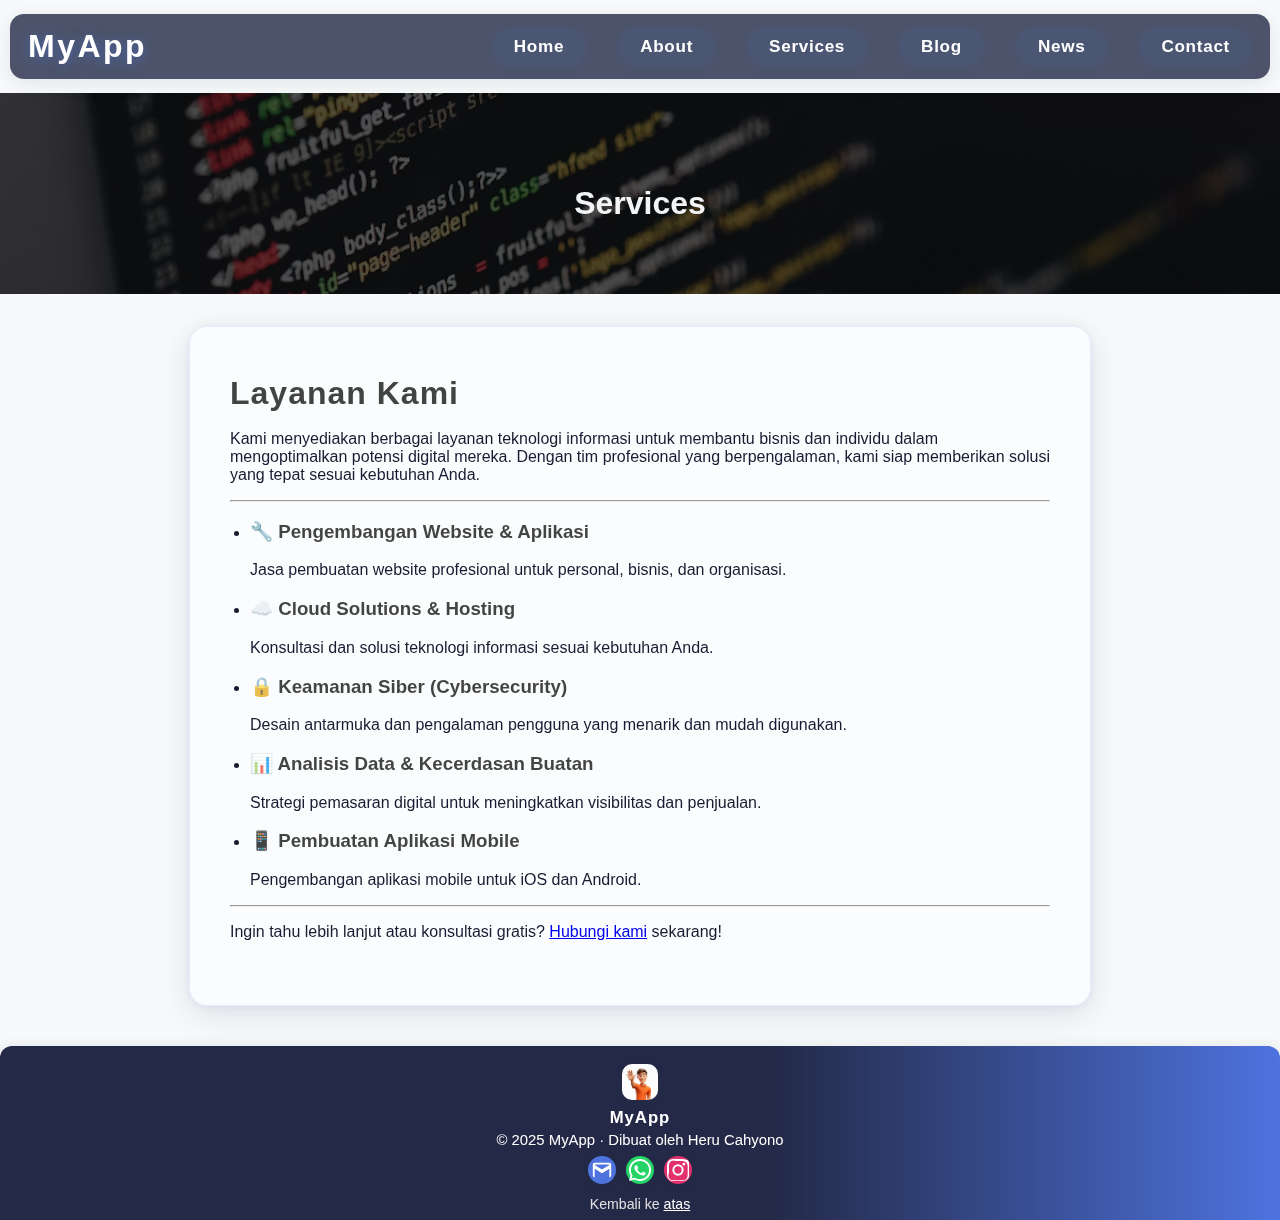
<file: services.html>
<!DOCTYPE html>
<html lang="id">
  <head>
    <meta charset="UTF-8" />
    <title>Services | MyApp</title>
    <link rel="stylesheet" href="style.css" />
  </head>
  <body>
    <nav class="navbar">
      <a href="index.html" class="logo">MyApp</a>
      <button
        class="menu-toggle"
        aria-label="Menu"
        onclick="document.querySelector('.navbar ul').classList.toggle('show')"
      >
        <span></span>
        <span></span>
        <span></span>
      </button>
      <ul>
        <li><a href="index.html">Home</a></li>
        <li><a href="about.html">About</a></li>
        <li><a href="services.html">Services</a></li>
        <li><a href="blog.html">Blog</a></li>
        <li><a href="news.html">News</a></li>
        <li><a href="contact.html">Contact</a></li>
      </ul>
    </nav>
    <header class="hero">
      <h1>Services</h1>
    </header>
    <section id="services">
      <h2>Layanan Kami</h2>
      <p class="section-sub-title">
        Kami menyediakan berbagai layanan teknologi informasi untuk membantu
        bisnis dan individu dalam mengoptimalkan potensi digital mereka. Dengan
        tim profesional yang berpengalaman, kami siap memberikan solusi yang
        tepat sesuai kebutuhan Anda.
      </p>
      <hr />
      <ul>
        <li>
          <h3>🔧 Pengembangan Website & Aplikasi</h3>
          Jasa pembuatan website profesional untuk personal, bisnis, dan
          organisasi.
        </li>
        <li>
          <h3>☁️ Cloud Solutions & Hosting</h3>
          Konsultasi dan solusi teknologi informasi sesuai kebutuhan Anda.
        </li>
        <li>
          <h3>🔒 Keamanan Siber (Cybersecurity)</h3>
          Desain antarmuka dan pengalaman pengguna yang menarik dan mudah
          digunakan.
        </li>
        <li>
          <h3>📊 Analisis Data & Kecerdasan Buatan</h3>
          Strategi pemasaran digital untuk meningkatkan visibilitas dan
          penjualan.
        </li>
        <li>
          <h3>📱 Pembuatan Aplikasi Mobile</h3>
          Pengembangan aplikasi mobile untuk iOS dan Android.
        </li>
      </ul>
      <hr />
      <p>
        Ingin tahu lebih lanjut atau konsultasi gratis?
        <a href="contact.html">Hubungi kami</a>
        sekarang!
      </p>
    </section>
    <footer class="footer">
      <div class="footer-content">
        <img src="img/profil.png" alt="Logo MyApp" class="footer-logo" />
        <div class="footer-title">MyApp</div>
        <div class="footer-copyright">
          &copy; 2025 MyApp &middot; Dibuat oleh
          <span class="footer-author">Heru Cahyono</span>
        </div>
        <div class="footer-social">
          <a
            href="https://mail.google.com/mail/?view=cm&fs=1&to=mochherucahyono2@gmail.com"
            target="_blank"
            title="Email"
            class="footer-icon email"
          >
            <svg width="22" height="22" fill="currentColor" viewBox="0 0 24 24">
              <path
                d="M20 4H4C2.897 4 2 4.897 2 6v12c0 1.103.897 2 2 2h16c1.103 0 2-.897 2-2V6c0-1.103-.897-2-2-2zm0 2v.511l-8 5.01-8-5.01V6h16zM4 20v-9.489l7.445 4.653a1 1 0 0 0 1.11 0L20 10.511V20H4z"
              ></path>
            </svg>
          </a>
          <a
            href="https://wa.me/6283833537310"
            target="_blank"
            title="WhatsApp"
            class="footer-icon whatsapp"
          >
            <svg width="22" height="22" fill="currentColor" viewBox="0 0 24 24">
              <path
                d="M20.52 3.48A11.87 11.87 0 0 0 12 0C5.37 0 0 5.37 0 12a11.93 11.93 0 0 0 1.64 6.06L0 24l6.18-1.62A11.93 11.93 0 0 0 12 24c6.63 0 12-5.37 12-12 0-3.19-1.24-6.19-3.48-8.52zM12 22a9.93 9.93 0 0 1-5.09-1.39l-.36-.21-3.67.96.98-3.58-.23-.37A9.93 9.93 0 1 1 12 22zm5.47-7.14c-.3-.15-1.77-.87-2.04-.97-.27-.1-.47-.15-.67.15-.2.3-.77.97-.94 1.17-.17.2-.35.22-.65.07-.3-.15-1.27-.47-2.42-1.5-.9-.8-1.5-1.77-1.67-2.07-.17-.3-.02-.46.13-.61.13-.13.3-.35.45-.52.15-.17.2-.3.3-.5.1-.2.05-.37-.02-.52-.07-.15-.67-1.62-.92-2.22-.24-.58-.5-.5-.67-.5-.17 0-.37-.02-.57-.02-.2 0-.52.07-.8.37-.27.3-1.05 1.02-1.05 2.5 0 1.47 1.07 2.9 1.22 3.1.15.2 2.1 3.2 5.1 4.37.71.31 1.26.5 1.7.64.71.23 1.36.2 1.87.12.57-.08 1.77-.72 2.02-1.42.25-.7.25-1.3.17-1.42-.08-.12-.27-.2-.57-.35z"
              ></path>
            </svg>
          </a>
          <a
            href="https://instagram.com/"
            target="_blank"
            title="Instagram"
            class="footer-icon instagram"
          >
            <svg width="22" height="22" fill="currentColor" viewBox="0 0 24 24">
              <path
                d="M12 2.2c3.2 0 3.584.012 4.85.07 1.17.056 1.97.24 2.43.41a4.92 4.92 0 0 1 1.77 1.03 4.92 4.92 0 0 1 1.03 1.77c.17.46.354 1.26.41 2.43.058 1.266.07 1.65.07 4.85s-.012 3.584-.07 4.85c-.056 1.17-.24 1.97-.41 2.43a4.92 4.92 0 0 1-1.03 1.77 4.92 4.92 0 0 1-1.77 1.03c-.46.17-1.26.354-2.43.41-1.266.058-1.65.07-4.85.07s-3.584-.012-4.85-.07c-1.17-.056-1.97-.24-2.43-.41a4.92 4.92 0 0 1-1.77-1.03 4.92 4.92 0 0 1-1.03-1.77c-.17-.46-.354-1.26-.41-2.43C2.212 15.584 2.2 15.2 2.2 12s.012-3.584.07-4.85c.056-1.17.24-1.97.41-2.43a4.92 4.92 0 0 1 1.03-1.77 4.92 4.92 0 0 1 1.77-1.03c.46-.17 1.26-.354 2.43-.41C8.416 2.212 8.8 2.2 12 2.2zm0-2.2C8.736 0 8.332.012 7.052.07c-1.276.058-2.15.24-2.91.51a6.92 6.92 0 0 0-2.51 1.64A6.92 6.92 0 0 0 .58 4.142c-.27.76-.452 1.634-.51 2.91C.012 8.332 0 8.736 0 12c0 3.264.012 3.668.07 4.948.058 1.276.24 2.15.51 2.91a6.92 6.92 0 0 0 1.64 2.51 6.92 6.92 0 0 0 2.51 1.64c.76.27 1.634.452 2.91.51C8.332 23.988 8.736 24 12 24s3.668-.012 4.948-.07c1.276-.058 2.15-.24 2.91-.51a6.92 6.92 0 0 0 2.51-1.64 6.92 6.92 0 0 0 1.64-2.51c.27-.76.452-1.634.51-2.91.058-1.28.07-1.684.07-4.948s-.012-3.668-.07-4.948c-.058-1.276-.24-2.15-.51-2.91a6.92 6.92 0 0 0-1.64-2.51A6.92 6.92 0 0 0 19.858.58c-.76-.27-1.634-.452-2.91-.51C15.668.012 15.264 0 12 0zm0 5.838A6.162 6.162 0 1 0 18.162 12 6.162 6.162 0 0 0 12 5.838zm0 10.162A4 4 0 1 1 16 12a4 4 0 0 1-4 4zm6.406-11.845a1.44 1.44 0 1 0 1.44 1.44 1.44 1.44 0 0 0-1.44-1.44z"
              ></path>
            </svg>
          </a>
        </div>
        <div class="footer-back">
          Kembali ke <a href="services.html">atas</a>
        </div>
      </div>
    </footer>
  </body>
</html>
</file>
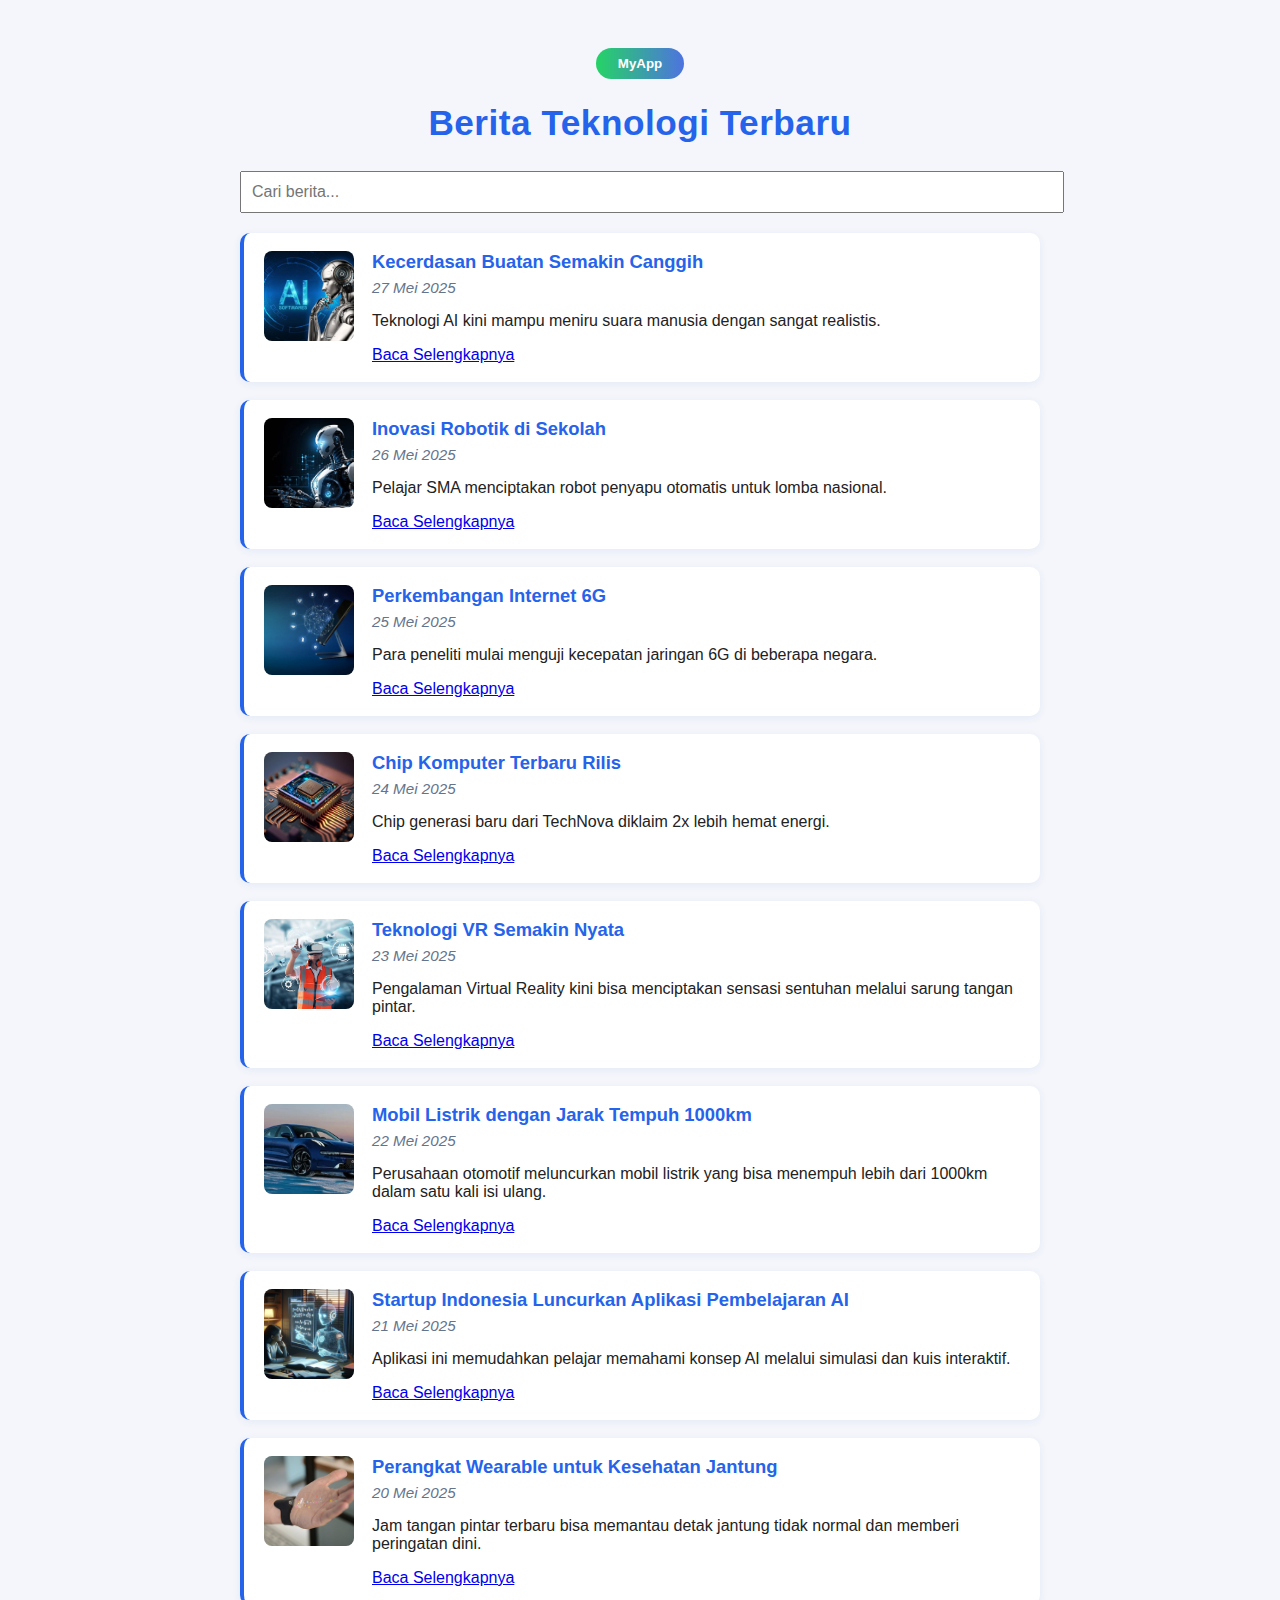
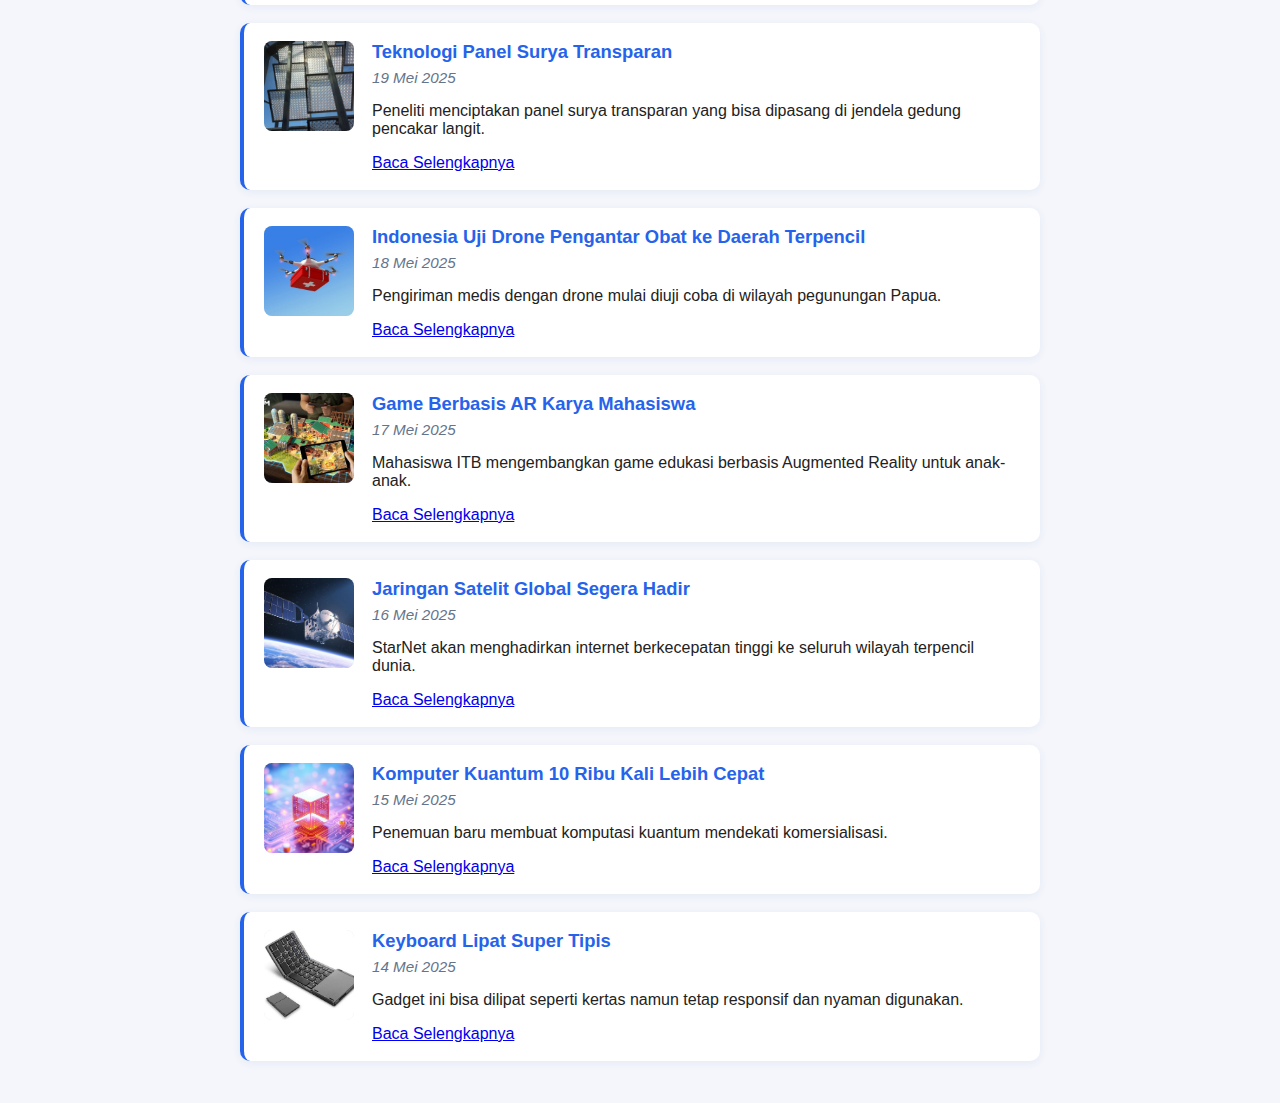
<file: berita.id/berita.html>
<!DOCTYPE html>
<html lang="id">
  <head>
    <meta charset="UTF-8" />
    <meta name="viewport" content="width=device-width, initial-scale=1" />
    <title>MyApp | Berita Teknologi</title>
    <link rel="stylesheet" href="styles.css" />
  </head>
  <body>
    <div style="text-align: center">
      <button
        onclick="window.location.href='../news.html'"
        style="
          margin-top: 24px;
          border-radius: 24px;
          padding: 8px 22px;
          background: linear-gradient(90deg, #25d366 0%, #4e73df 100%);
          color: #fff;
          border: none;
          font-weight: 600;
          cursor: pointer;
        "
      >
        MyApp
      </button>
    </div>
    <h1>Berita Teknologi Terbaru</h1>

    <!-- Input pencarian -->
    <input
      type="text"
      id="search"
      placeholder="Cari berita..."
      style="width: 100%; padding: 10px; margin-bottom: 20px; font-size: 16px"
    />
    <div id="daftar-berita"></div>

    <!--Script JS-->
    <script src="berita.js"></script>
  </body>
</html>
</file>
<file: style.css>
body {
  margin: 0 auto;
  font-family: "Segoe UI", Arial, sans-serif;
  background: #f7f9fa;
  color: #222;
}

.navbar {
  display: flex;
  align-items: center;
  justify-content: space-between;
  background: rgba(46, 54, 80, 0.85);
  backdrop-filter: blur(10px) saturate(140%);
  border-radius: 14px;
  margin: 14px 10px;
  padding: 14px 18px;
  box-shadow: 0 4px 18px rgba(44, 62, 80, 0.1);
  position: sticky;
  top: 0;
  z-index: 1000;
  transition: background 0.3s, box-shadow 0.3s;
}

.navbar .logo {
  color: #fff;
  font-size: 2em;
  font-weight: bold;
  letter-spacing: 2.5px;
  text-decoration: none;
  margin-left: 0;
  text-shadow: 0 2px 12px #4e73df80;
  transition: color 0.3s;
}

.navbar .menu-toggle {
  display: none;
  flex-direction: column;
  justify-content: right;
  align-items: center;
  width: 38px;
  height: 38px;
  background: none;
  border: none;
  cursor: pointer;
  margin-left: 8px;
  box-shadow: none;
  border-radius: 0; /* pastikan tidak bulat */
  padding: 0;
}

.navbar .menu-toggle span {
  display: block;
  height: 4px;
  width: 26px;
  margin: 4px 0;
  background: #fff;
  border-radius: 2px;
  transition: 0.3s;
}

.navbar ul {
  list-style: none;
  margin: 0;
  padding: 0;
  display: flex;
  gap: 32px;
}

.navbar ul li a {
  color: #fff;
  text-decoration: none;
  padding: 10px 22px;
  border-radius: 24px;
  font-weight: 600;
  font-size: 1.07em;
  letter-spacing: 0.7px;
  background: rgba(78, 115, 223, 0.08);
  transition: background 0.25s, color 0.25s, box-shadow 0.25s;
  box-shadow: 0 2px 8px rgba(78, 115, 223, 0.08);
}

.navbar ul li a:hover,
.navbar ul li a:focus {
  background: linear-gradient(90deg, #4e73df 60%, #25d366 100%);
  color: #fff;
  box-shadow: 0 4px 16px rgba(78, 115, 223, 0.18);
  text-decoration: none;
}

.hero {
  background: linear-gradient(90deg, rgba(0, 0, 0, 0.63) 100%),
    url("img/hero.png") no-repeat center center/cover;
  padding: 60px 20px;
  text-align: center;
}

.hero h1 {
  color: #f3f4f5;
  margin-bottom: 12px;
}

.hero p {
  font-size: 1.2em;
  color: #fefefe;
  max-width: 600px;
  margin: auto;
}

section {
  background: rgba(255, 255, 255, 0.55);
  backdrop-filter: blur(18px) saturate(160%);
  -webkit-backdrop-filter: blur(18px) saturate(160%);
  color: #181c32;
  margin: 32px auto;
  max-width: 820px;
  border-radius: 18px;
  border: 1.5px solid rgba(78, 115, 223, 0.13);
  box-shadow: 0 8px 32px rgba(44, 62, 80, 0.13),
    0 1.5px 8px rgba(78, 115, 223, 0.07);
  padding: 48px 40px;
  transition: box-shadow 0.3s, background 0.3s, border 0.3s;
  animation: fadeInSection 0.7s cubic-bezier(0.4, 2, 0.6, 1) 1;
}

@keyframes fadeInSection {
  from {
    opacity: 0;
    transform: translateY(32px) scale(0.98);
  }
  to {
    opacity: 1;
    transform: translateY(0) scale(1);
  }
}

h1 {
  text-align: center;
  color: #4e73df;
  margin-top: 32px;
  margin-bottom: 0;
}

h2 {
  color: #000000bc;
  margin-top: 0;
  margin-bottom: 18px;
  font-size: 2em;
  font-weight: 700;
  letter-spacing: 1px;
}

h3 {
  color: #000000bc;
}

article {
  margin-bottom: 36px;
}

ul {
  padding-left: 20px;
}

.footer {
  background: linear-gradient(90deg, #232946 60%, #4e73df 100%);
  color: #fff;
  text-align: center;
  padding: 18px 6px 8px 6px; /* Lebih kecil dari sebelumnya */
  margin-top: 40px; /* Margin atas lebih kecil */
  border-radius: 12px 12px 0 0;
  box-shadow: 0 -2px 12px rgba(44, 62, 80, 0.08);
  font-size: 0.95em; /* Ukuran font sedikit lebih kecil */
}

.footer-content {
  display: flex;
  flex-direction: column;
  align-items: center;
}

.footer-logo {
  width: 36px; /* Logo lebih kecil */
  height: 36px;
  border-radius: 10px;
  box-shadow: 0 2px 8px rgba(44, 62, 80, 0.12);
  margin-bottom: 8px;
  background: #fff;
  object-fit: cover;
}

.footer-title {
  font-size: 1.1em;
  font-weight: 600;
  margin-bottom: 4px;
  letter-spacing: 1px;
}

.footer-copyright {
  font-size: 0.98em;
  margin-bottom: 8px;
}

.footer-heart {
  color: #ff5e5e;
  font-size: 1.1em;
}

.footer-author {
  font-weight: 500;
}

.footer-social {
  display: flex;
  gap: 10px;
  justify-content: center;
  margin-bottom: 6px;
}

.footer-icon {
  color: #fff;
  border-radius: 50%;
  width: 28px;
  height: 28px;
  display: flex;
  align-items: center;
  justify-content: center;
  font-size: 1em;
  box-shadow: 0 2px 8px rgba(44, 62, 80, 0.08);
  transition: background 0.2s;
  background: #4e73df;
  text-decoration: none;
}

.footer-icon.whatsapp {
  background: #25d366;
}
.footer-icon.instagram {
  background: #e1306c;
}

.footer-icon:hover {
  opacity: 0.85;
}

.footer-back {
  margin-top: 6px;
  font-size: 0.93em;
  color: #e0e0e0;
}

.footer-back a {
  color: #fff;
  text-decoration: underline;
}

@media (max-width: 700px) {
  html {
    font-size: 19px; /* default: 16px, ini akan membesarkan semua font */
  }
  body {
    font-size: 1.1em;
  }
  .navbar {
    flex-direction: column;
    align-items: flex-start;
    padding: 10px 4px;
    margin: 8px 2px;
    border-radius: 8px;
  }
  .navbar .logo {
    margin-left: 10px;
  }
  .navbar .menu-toggle {
    display: flex;
  }
  .navbar ul {
    flex-direction: column;
    width: 100%;
    gap: 0;
    margin-top: 8px;
    display: none;
    background: rgba(46, 54, 80, 0.97);
    border-radius: 0 0 10px 10px;
    box-shadow: 0 4px 18px rgba(44, 62, 80, 0.1);
  }
  .navbar ul.show {
    display: flex;
  }
  .navbar ul li {
    width: 100%;
  }
  .navbar ul li a {
    display: block;
    width: 100%;
    padding: 12px 18px;
    border-radius: 0;
    border-bottom: 1px solid #4e73df22;
    font-size: 1.15em;
  }
  .hero {
    padding: 40px 10px;
  }
  .hero h1 {
    font-size: 2.1em;
  }
  .hero p {
    font-size: 1.25em;
  }
  section {
    padding: 24px 10px;
    margin: 18px 6px;
    font-size: 1.1em;
  }
  h2 {
    font-size: 2.2em;
  }
  h3 {
    font-size: 1.3em;
  }
  .footer {
    padding: 10px 2px 4px 2px;
    border-radius: 8px 8px 0 0;
    font-size: 0.92em;
  }
  .footer-logo {
    width: 28px;
    height: 28px;
  }
}

button {
  background: #0ee986;
  color: #fff;
  border: none;
  padding: 10px 20px;
  border-radius: 4px;
  cursor: pointer;
  font-size: 1em;
  transition: background 0.2s, transform 0.2s;
}

.button:hover {
  background: #097c4c;
  transform: translateY(-2px);
}

button:focus {
  outline: none;
  box-shadow: 0 0 0 2px rgba(14, 233, 134, 0.5);
}
button:active {
  transform: translateY(0);
  background: #0a6f42;
}
button:disabled {
  background: #ccc;
  cursor: not-allowed;
  opacity: 0.7;
}

label {
  display: block;
  margin-bottom: 2px;
  font-weight: 500;
  color: #000602;
  letter-spacing: 0.5px;
  font-size: 1em;
}

input[type="text"],
input[type="email"],
textarea {
  width: 100%;
  padding: 10px 14px;
  border: 1px solid #d1d9e6;
  border-radius: 20px;
  font-size: 1em;
  margin-bottom: 18px;
  background: #f7f9fa;
  color: #222;
  transition: border 0.2s, box-shadow 0.2s;
  box-sizing: border-box;
}

input[type="text"]:focus,
input[type="email"]:focus,
textarea:focus {
  border: 1.5px solid hsl(194, 100%, 59%);
  outline: none;
  box-shadow: 0 0 0 2px rgba(1, 8, 29, 0.15);
}

button,
.btn,
button.btn-primary {
  background: linear-gradient(90deg, #25d366 0%, #4e73df 100%);
  color: #fff;
  border: none;
  padding: 8px 18px;
  border-radius: 24px;
  cursor: pointer;
  font-size: 0.97em;
  font-weight: 700;
  letter-spacing: 0.7px;
  box-shadow: 0 4px 18px rgba(44, 62, 80, 0.13),
    0 1.5px 8px rgba(78, 115, 223, 0.09);
  transition: background 0.22s, transform 0.18s, box-shadow 0.22s;
  margin-top: 6px;
  margin-bottom: 6px;
  display: inline-block;
  outline: none;
  position: relative;
  overflow: hidden;
}

button::after,
.btn::after,
button.btn-primary::after {
  content: "";
  position: absolute;
  left: 50%;
  top: 50%;
  width: 0;
  height: 0;
  background: rgba(255, 255, 255, 0.18);
  border-radius: 100%;
  transform: translate(-50%, -50%);
  transition: width 0.3s, height 0.3s;
  z-index: 0;
}

button:active::after,
.btn:active::after,
button.btn-primary:active::after {
  width: 220%;
  height: 220%;
}

button:hover,
.btn:hover,
button.btn-primary:hover {
  background: linear-gradient(90deg, #4e73df 0%, #25d366 100%);
  transform: translateY(-2px) scale(1.04);
  box-shadow: 0 6px 24px rgba(44, 62, 80, 0.18);
}

button:focus,
.btn:focus,
button.btn-primary:focus {
  outline: none;
  box-shadow: 0 0 0 3px rgba(37, 211, 102, 0.18);
}

button:active,
.btn:active,
button.btn-primary:active {
  transform: scale(0.97);
  background: linear-gradient(90deg, #25d366 0%, #128c7e 100%);
}

button:disabled,
.btn:disabled,
button.btn-primary:disabled {
  background: #ccc;
  cursor: not-allowed;
  opacity: 0.7;
  box-shadow: none;
}
</file>
<file: berita.id/styles.css>
body {
  font-family: "Segoe UI", Arial, sans-serif;
  max-width: 800px;
  margin: 0 auto;
  padding: 24px;
  background: #f4f6fb;
  color: #222;
}

h1 {
  text-align: center;
  color: #2563eb;
  font-weight: 700;
  font-size: 2.2em;
  margin-bottom: 28px;
  letter-spacing: 0.5px;
}

.berita {
  display: flex;
  align-items: flex-start;
  gap: 18px;
  background: #fff;
  padding: 18px 20px;
  margin-bottom: 18px;
  border-radius: 10px;
  box-shadow: 0 2px 8px rgba(30, 64, 175, 0.07);
  border-left: 4px solid #2563eb;
  transition: box-shadow 0.18s, transform 0.18s;
}

.berita:hover {
  box-shadow: 0 6px 18px rgba(30, 64, 175, 0.13);
  transform: translateY(-2px) scale(1.01);
}

.berita img {
  width: 90px;
  height: 90px;
  object-fit: cover;
  border-radius: 8px;
  flex-shrink: 0;
  background: #e5e7eb;
}

.berita .konten {
  flex: 1;
}

.berita h2 {
  margin: 0 0 6px 0;
  color: #2563eb;
  font-size: 1.15em;
  font-weight: 600;
}

.berita p.tanggal {
  font-style: italic;
  color: #64748b;
  margin: 0 0 10px 0;
  font-size: 0.95em;
}

@media (max-width: 600px) {
  body {
    padding: 6px;
    max-width: 99vw;
  }
  .berita {
    flex-direction: column;
    align-items: stretch;
    gap: 10px;
    padding: 12px 7px;
  }
  .berita img {
    width: 100%;
    height: 160px;
  }
}

.container {
  text-align: center;
  margin-top: 50px;
  color: #6b7280;
  position: relative;
}
</file>
